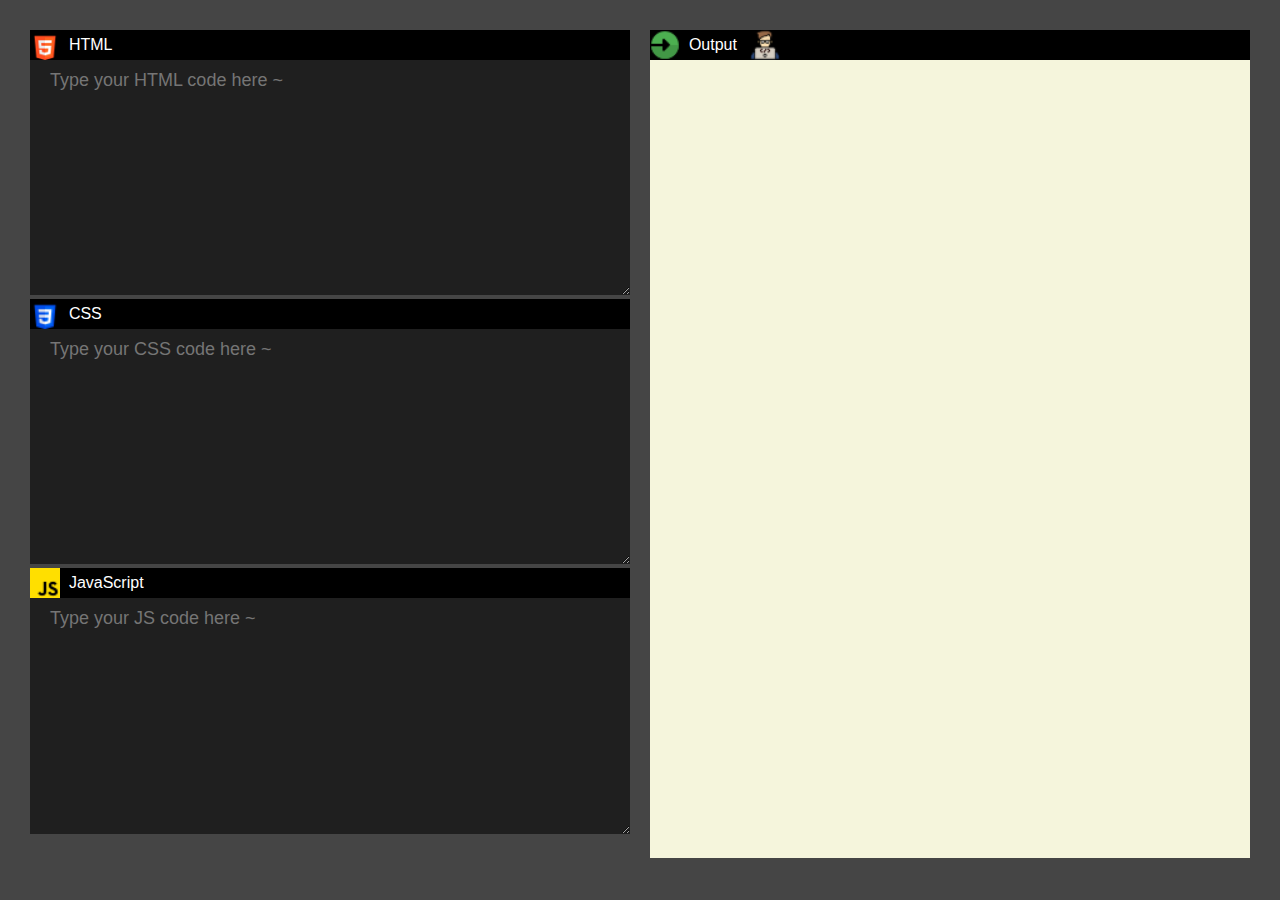
<file: Code Editor IDE/index.html>
<!DOCTYPE html>
<html lang="en">
  <head>
    <meta charset="UTF-8" />
    <meta name="viewport" content="width=device-width, initial-scale=1.0" />
    <title>Online Code Editor</title>
    <link rel="stylesheet" href="style.css" />
    <link rel="shortcut icon" href="coding.png" type="x-icon" />
  </head>
  <body>
    <div class="container">
      <div class="first">
        <label><img src="html-5 (1).png" />&nbsp;&nbsp;HTML</label>
        <textarea
          name="html"
          id="html-code"
          placeholder="Type your HTML code here ~ "
          onkeyup="run()"
        ></textarea>

        <label><img src="css-3.png" />&nbsp;&nbsp;CSS</label>
        <textarea
          name="css"
          id="css-code"
          placeholder="Type your CSS code here ~ "
          onkeyup="run()"
        ></textarea>

        <label><img src="js.png" /> &nbsp;&nbsp;JavaScript</label>
        <textarea
          name="js"
          id="js-code"
          placeholder="Type your JS code here ~ "
          onkeyup="run()"
        ></textarea>
      </div>
      <div class="second">
        <label>
          <img src="enter.png" />&nbsp;&nbsp;Output &nbsp;&nbsp;<img
            src="coding.png"
          />
        </label>
        <iframe id="output"></iframe>
      </div>
    </div>

    <script>
      function run() {
        let htmlCode = document.getElementById("html-code").value;
        let cssCode = document.getElementById("css-code").value;
        let jsCode = document.getElementById("js-code").value;
        let output = document.getElementById("output");

        output.contentDocument.body.innerHTML =
          htmlCode + "<style>" + cssCode + "</style>";
        output.contentWindow.eval(jsCode);
      }
    </script>
  </body>
</html>

<!-- HTML CODE ~
  <button id="Btn" class="red">Subscribe</button> 

      CSS CODE ~
    #Btn{
 border-radius: 12px;
margin: 200px;
}

.red {
    background-color: red;
    color: white;
    padding: 20px 40px; 
    font-size: 16px; 
}

.grey {
    background-color: grey;
    color: black;
    padding: 20px 40px; 
    font-size: 16px; 
}

#Btn:hover {
    background-color: blue;
}

    JS CODE ~

    const Btn = document.getElementById('Btn');

Btn.addEventListener('click', () => {
    if (Btn.classList.contains('red')) {

        Btn.classList.remove('red');
        Btn.classList.add('grey');
        Btn.textContent = 'Subscribed';
    }
 else {
        Btn.classList.remove('grey');
        Btn.classList.add('red');
        Btn.textContent = 'Subscribe';
    }
});

    
    -->
</file>
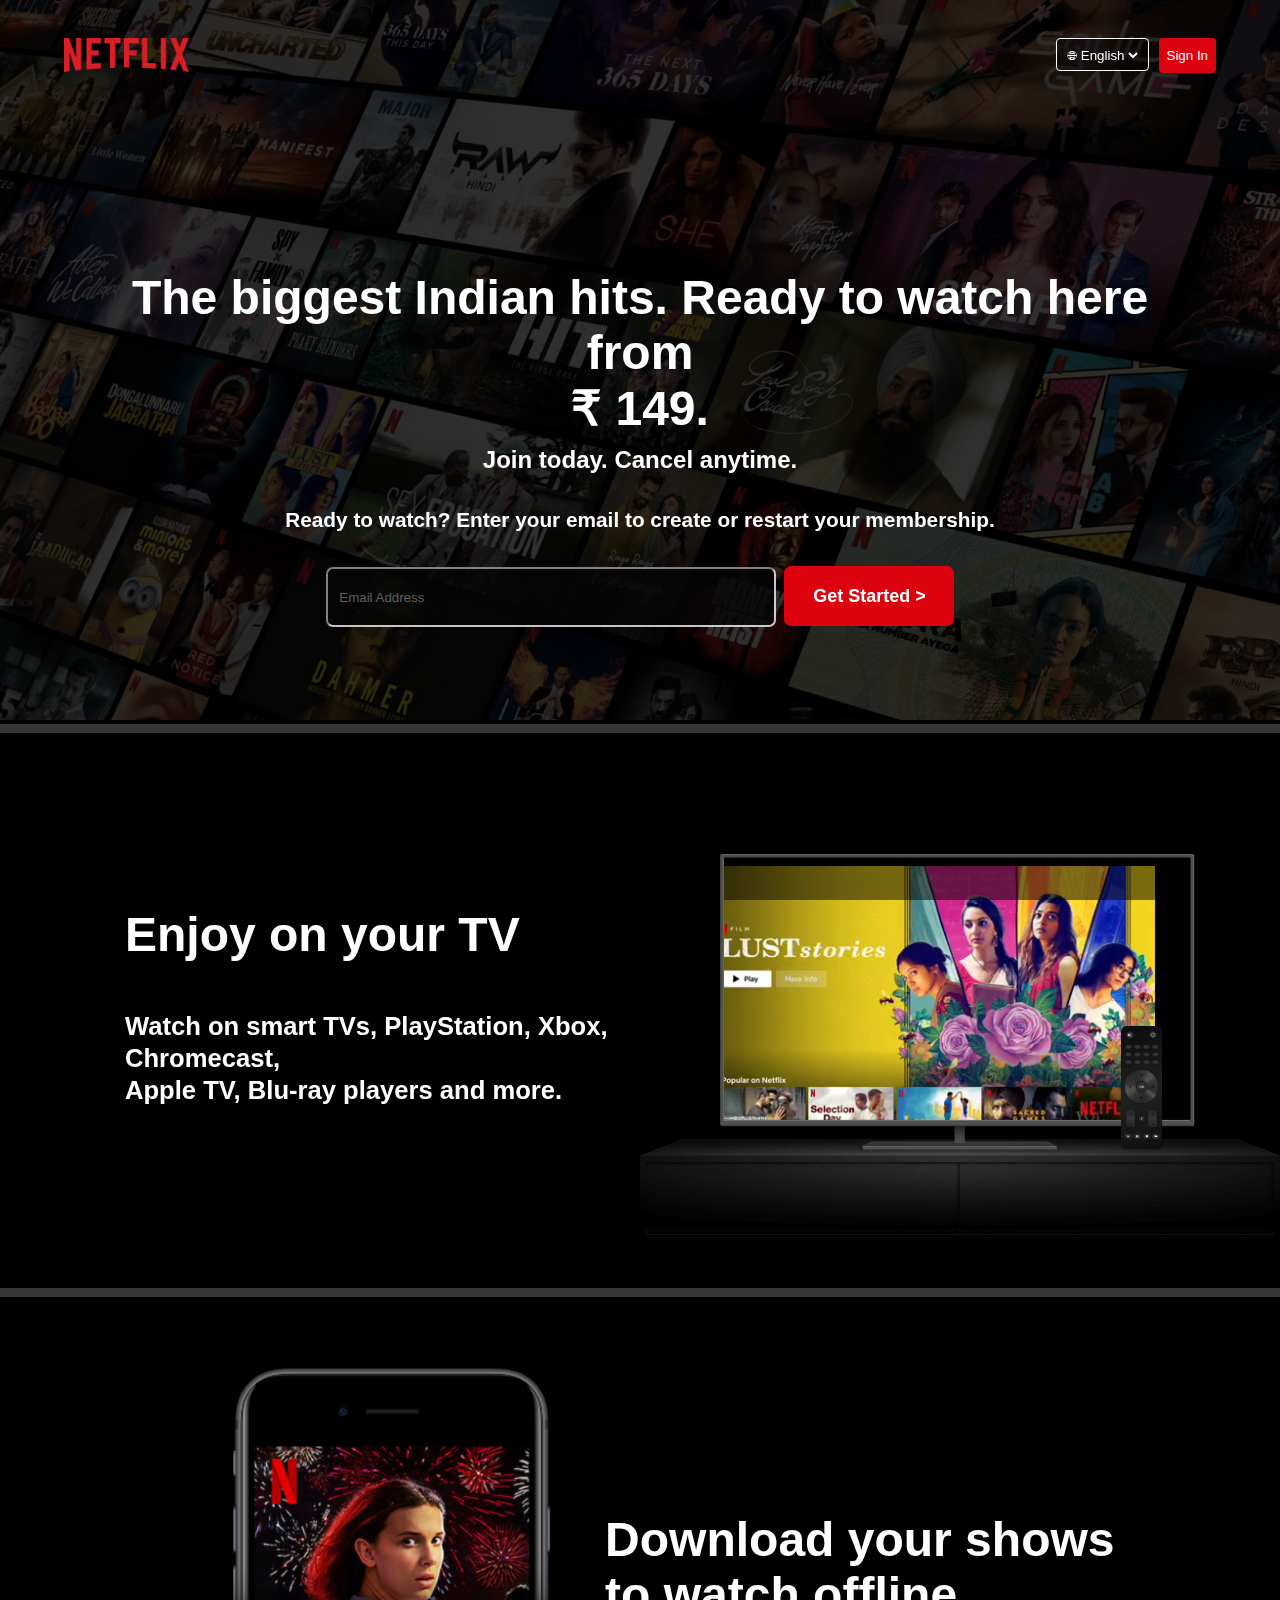
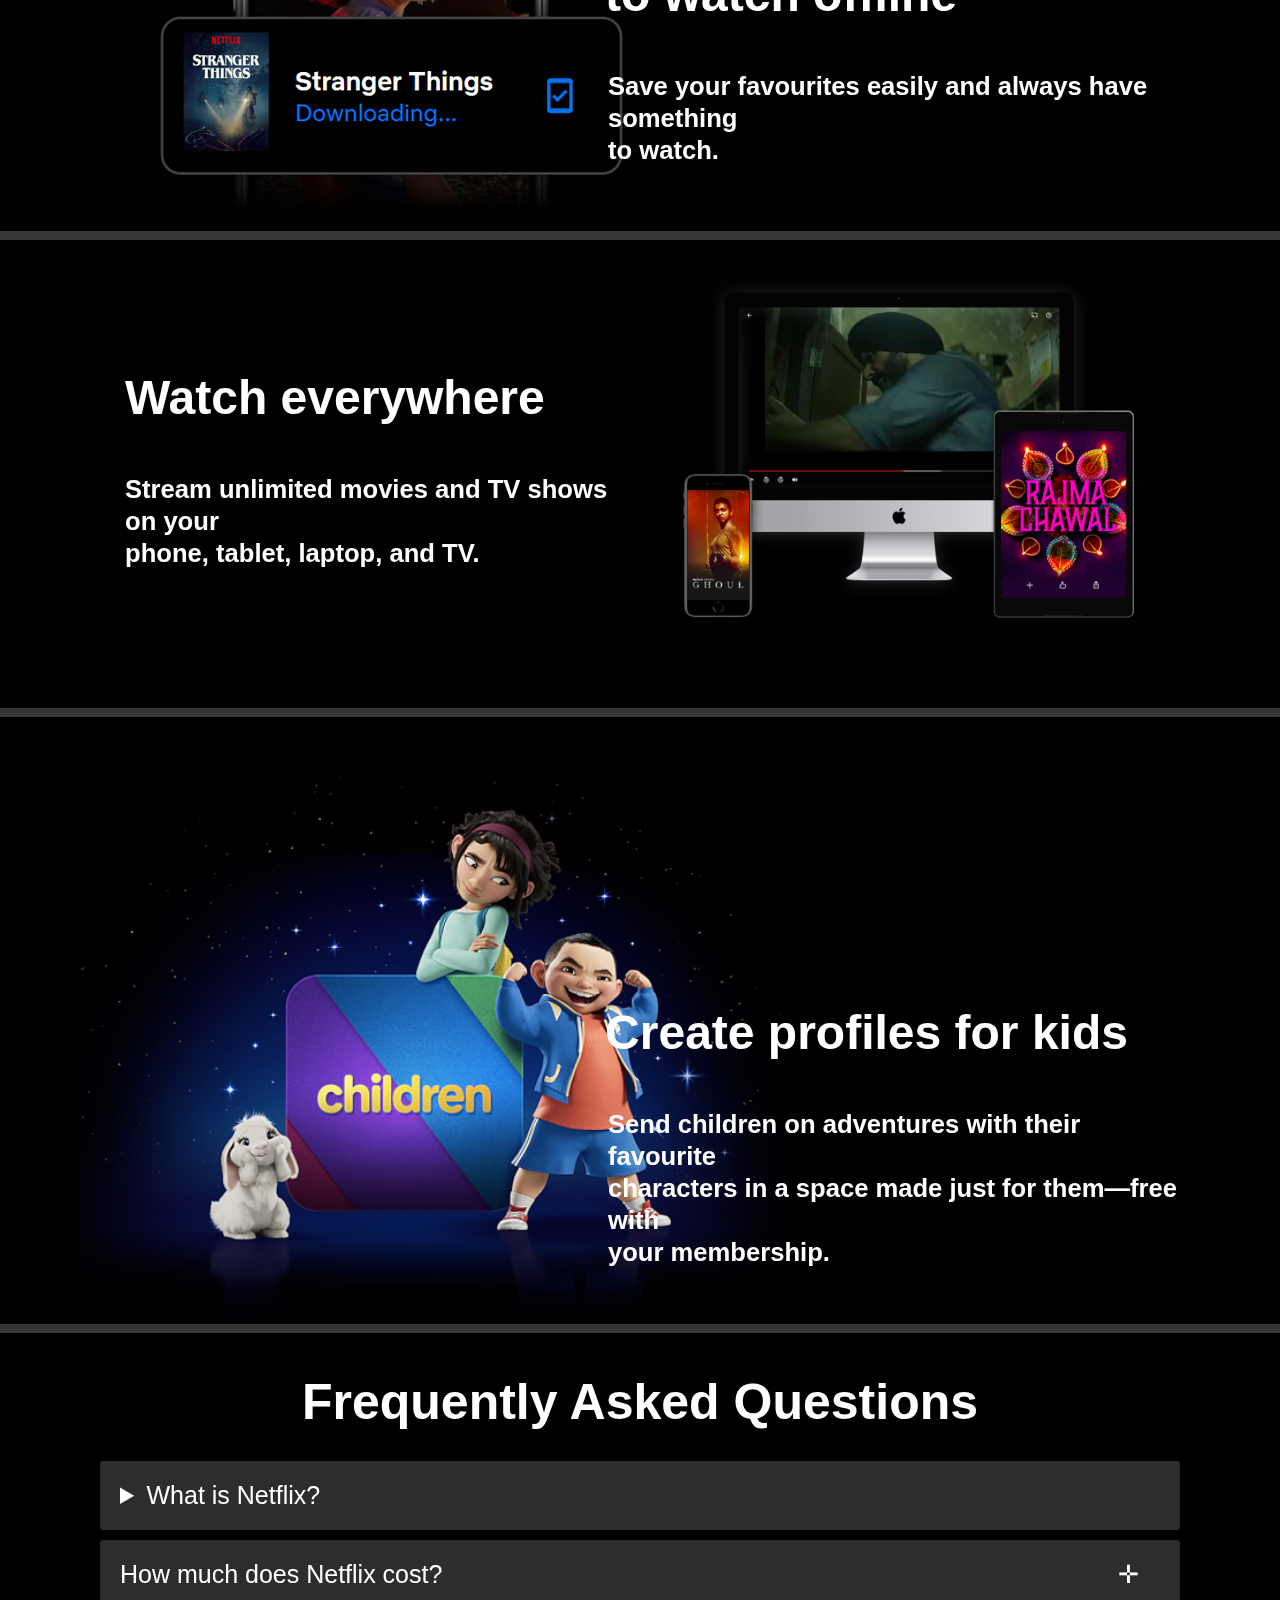
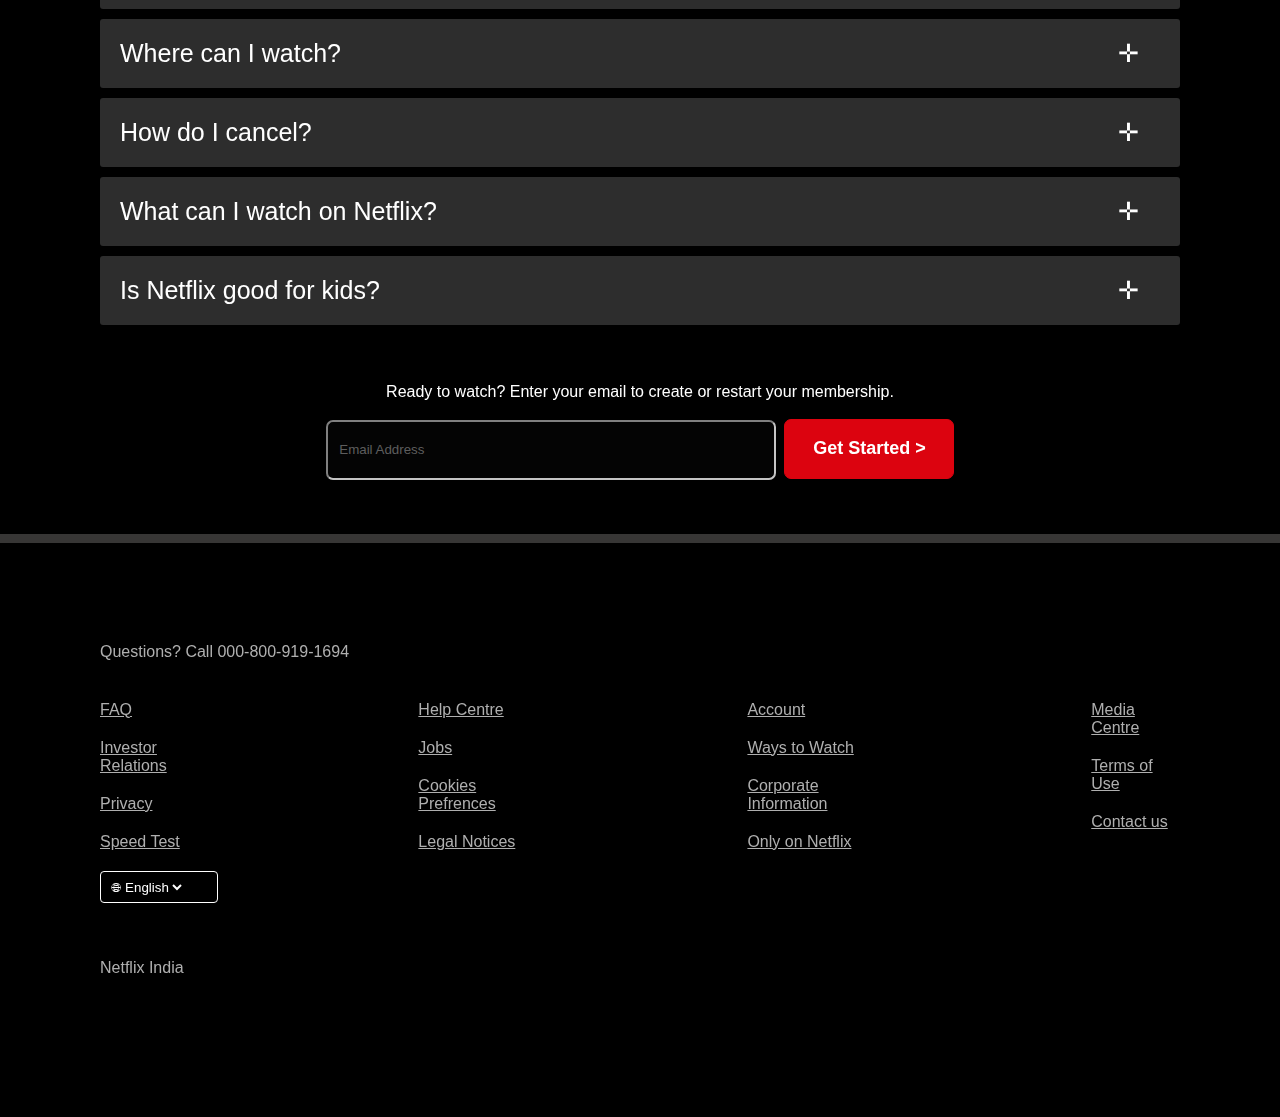
<file: Netflix Clone/index.html>
<!DOCTYPE html>
<html lang="en">
  <head>
    <meta charset="UTF-8" />
    <meta name="viewport" content="width=device-width, initial-scale=1.0" />
    <title>Netflix India- Watch TV Shows Onlne,Watch Movies Online-Clone</title>
    <link rel="stylesheet" href="style.css" />
    <link
      rel="shortcut icon"
      href="https://imgs.search.brave.com/YpUkYD8TRUy1eEIlClWy6AWhWKUeEB6QbDwMXTzXPcg/rs:fit:860:0:0/g:ce/aHR0cHM6Ly8xMDAw/bG9nb3MubmV0L3dw/LWNvbnRlbnQvdXBs/b2Fkcy8yMDE3LzA1/L05ldGZsaXgtTG9n/by0yMDA2LTUwMHgz/MzMucG5n"
    />
  </head>
  <body>
    <header>
      <nav class="navbar">
        <div class="navbarOfNetflix">
          <img src="logo.png" alt="Netflix Logo" class="logoo" />
        </div>
        <div class="navbarICONS">
          <div class="navbarITEMS"> 
            <div class="Navdropdown">
              <select name="lang" id="navLANG" class="LANGdropdown">
                <option value="English" selected>🌐︎ English</option>
                <option value="Hindi">Hindi</option>
              </select>
            </div>
          </div>
          <div class="navITEM">
            <button class="signinBUTTON">Sign In    </button>
          </div>
        </div>
      </nav>
    </header>
    
    <main>
      <section class="first">
        <div class="firstbgimgcontainer">
          <img
            src="header-image.png"
            alt="Background Image"
            class="firstbgimg"
          />
        </div>
        <div class="firstbgoverlay"></div>
        <div class="firstcard">
          <h1 class="firsttitle">
            <strong>
              The biggest Indian hits. Ready to watch here from <br />
              <center>₹ 149.</center></strong
            >
          </h1>
          <h2 class="first_subtitle">Join today. Cancel anytime.</h2>
          <p class="first_description">
            <nobr
              ><br>Ready to watch? Enter your email to create or restart your
              membership.</nobr
            ><br ><br >
            <nobr
              ><div ><input
                type="email"
                placeholder =" Email Address"
                class="email"
              />&nbsp;&nbsp;<button class="get_started" >
                <strong>Get Started ></strong>
              </button></nobr
            >
          </p>
        </div>
      </section>
      <section class="styleCards">
        <div class="firstCard">
            <div class="firstdesc">
              <h1> Enjoy on your TV <br>
              </h1>
<h3><br>Watch on smart TVs, PlayStation, Xbox, Chromecast,<br> Apple TV, Blu-ray players and more.

</h3>
            </div>
            <img src="tv.png" alt="Netflix TV">
            <video class="video-1" autoplay="" playsinline="" muted="" loop="" <source src="tv1.m4v" type="video/m4"></video>
        </div>
      <div class="secondCard">
        <div class="seconddesc" >

        <img id="id1" src="feature-2.png" alt="Netflix Mobile">
        <h1 id="id2">Download your shows <br> to watch offline</h1>
        <h3 id="id3"> <br>Save your favourites easily and always have something <br>to watch.
        
        </h3>
        </div> 


      </div>
      <div class="thirdCard">
        <div class="thirddesc">
          <h1> Watch everywhere
            <br>
          </h1>
<h3><br>Stream unlimited movies and TV shows on your <br> phone, tablet, laptop, and TV.

</h3>
        </div>
        <img src="third.png" alt="Netflix TV">
        <video class="video-3" autoplay="" playsinline="" muted="" loop="" <source src="thirdtv.m4v" type="video/m4"></video>
    </div>
    <div class="fourthCard">
      <div class="fourthdesc">

      <img src="feature-4.png" alt="Netflix Ad" id="th">
      <h1 id="thh">Create profiles for kids <br>
      </h1>
      <h3 id="thhh"> <br>Send children on adventures with their favourite <br>characters in a space made just for them—free with <br>your membership.
      </h3>
      </div>
    </div>
      </section>
<section id="faq-container">
  <h1 ><center>Frequently Asked Questions</center></h1>
      <div class="faq">
        <details>
<summary>What is Netflix?</summary>
<p> <br> Netflix is a streaming service that offers a wide variety of award-winning TV shows, movies, anime, documentaries and more – on thousands of internet-connected devices. <br><br>
  You can watch as much as you want, whenever you want, without a single ad – all for one low monthly price. There's always something new to discover, and new TV shows and movies are added every week!<br></p>

</details></div>
<div class="faq">
<p>How much does Netflix cost? </p>
<span class="material-icons">✛ &nbsp;&nbsp;</span>
</div>
<div class="faq">
<p>Where can I watch? </p>
<span class="material-icons">✛ &nbsp;&nbsp;</span>
</div>
<div class="faq">
<p>How do I cancel?</p>
<span class="material-icons">✛ &nbsp;&nbsp;</span>
</div>
<div class="faq">
<p>What can I watch on Netflix?</p>
<span class="material-icons">✛ &nbsp;&nbsp;</span>
</div>
<div class="faq">
  <p>Is Netflix good for kids?</p>
  <span class="material-icons">✛ &nbsp;&nbsp;</span>
  </div>
    </section>

    <p class="first_description">
      <center>
      <nobr
        ><br>Ready to watch? Enter your email to create or restart your
        membership.</nobr
      ><br ><br >
      <nobr
        ><div ><input
          type="email"
          placeholder =" Email Address"
          class="email"
        />&nbsp;&nbsp;<button class="get_started" >
          <strong>Get Started ></strong>
        </button></nobr
      ><br><br><br><br></center>
    </p>
  </div>
    </main>
    <footer class="footer-Container">
     <p>Questions? Call 000-800-919-1694</p>
     <div class="links-container">
      <div class="links-item">
        <a href="#faq-container">FAQ</a>

        <a href="#">Investor Relations
        </a>
        
        <a href="#">Privacy</a>
        
        <a href="#">Speed Test</a>
        <div class="Navdropdown">
          <select name="lang" id="navLANG" class="LANGdropdown">
            <option value="English" selected>🌐︎ English</option>
            <option value="Hindi">Hindi</option>
          </select>
          
       
     </div> 
     <p style="color: #AFAFAF;"><br><br>Netflix India</p>

        </div>
        <div class="links-item">
          <a href="#">Help Centre</a>
          <a href="#">Jobs
          </a>
          <a href="#">Cookies Prefrences</a>
        
          <a href="#">Legal Notices
          </a>
      </div>
      <div class="links-item">
        
        <a href="#">Account
        </a>
        
        <a href="#">Ways to Watch
        </a>
        <a href="#">Corporate Information</a>
        <a href="#">Only on Netflix
        </a>
       
     </div> 
      <div class="links-item">
        
        <a href="#">Media Centre
        </a>
        
        <a href="#">Terms of Use
        </a>
        <a href="#">Contact us</a>
      </div>

     
    </footer>
 

   
  </body>
</html>
</file>
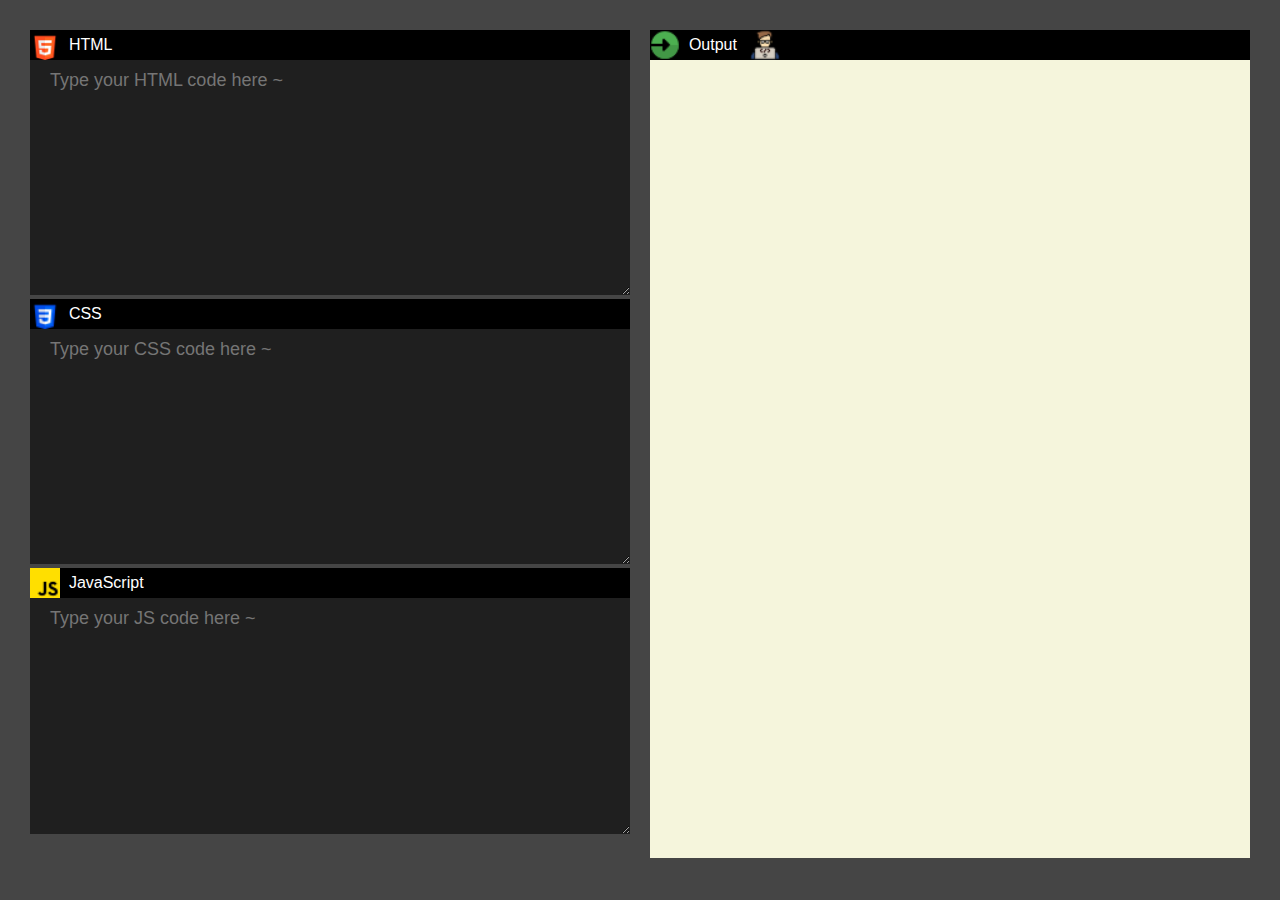
<file: pranay.freewebhostmost.com/Cindex.html>
<!DOCTYPE html>
<html lang="en">
  <head>
    <meta charset="UTF-8" />
    <meta name="viewport" content="width=device-width, initial-scale=1.0" />
    <title>Online Code Editor</title>
    <link rel="stylesheet" href="Cstyle.css" />
    <link rel="shortcut icon" href="coding.png" type="x-icon" />
  </head>
  <body>
    <div class="container">
      <div class="first">
        <label><img src="html-5 (1).png" />&nbsp;&nbsp;HTML</label>
        <textarea
          name="html"
          id="html-code"
          placeholder="Type your HTML code here ~ "
          onkeyup="run()"
        ></textarea>

        <label><img src="css-3.png" />&nbsp;&nbsp;CSS</label>
        <textarea
          name="css"
          id="css-code"
          placeholder="Type your CSS code here ~ "
          onkeyup="run()"
        ></textarea>

        <label><img src="js.png" /> &nbsp;&nbsp;JavaScript</label>
        <textarea
          name="js"
          id="js-code"
          placeholder="Type your JS code here ~ "
          onkeyup="run()"
        ></textarea>
      </div>
      <div class="second">
        <label>
          <img src="enter.png" />&nbsp;&nbsp;Output &nbsp;&nbsp;<img
            src="coding.png"
          />
        </label>
        <iframe id="output"></iframe>
      </div>
    </div>

    <script>
      function run() {
        let htmlCode = document.getElementById("html-code").value;
        let cssCode = document.getElementById("css-code").value;
        let jsCode = document.getElementById("js-code").value;
        let output = document.getElementById("output");

        output.contentDocument.body.innerHTML =
          htmlCode + "<style>" + cssCode + "</style>";
        output.contentWindow.eval(jsCode);
      }
    </script>
  </body>
</html>

<!-- HTML CODE ~
  <button id="Btn" class="red">Subscribe</button> 

      CSS CODE ~
    #Btn{
 border-radius: 12px;
margin: 200px;
}

.red {
    background-color: red;
    color: white;
    padding: 20px 40px; 
    font-size: 16px; 
}

.grey {
    background-color: grey;
    color: black;
    padding: 20px 40px; 
    font-size: 16px; 
}

#Btn:hover {
    background-color: blue;
}

    JS CODE ~

    const Btn = document.getElementById('Btn');

Btn.addEventListener('click', () => {
    if (Btn.classList.contains('red')) {

        Btn.classList.remove('red');
        Btn.classList.add('grey');
        Btn.textContent = 'Subscribed';
    }
 else {
        Btn.classList.remove('grey');
        Btn.classList.add('red');
        Btn.textContent = 'Subscribe';
    }
});

    
    -->
</file>
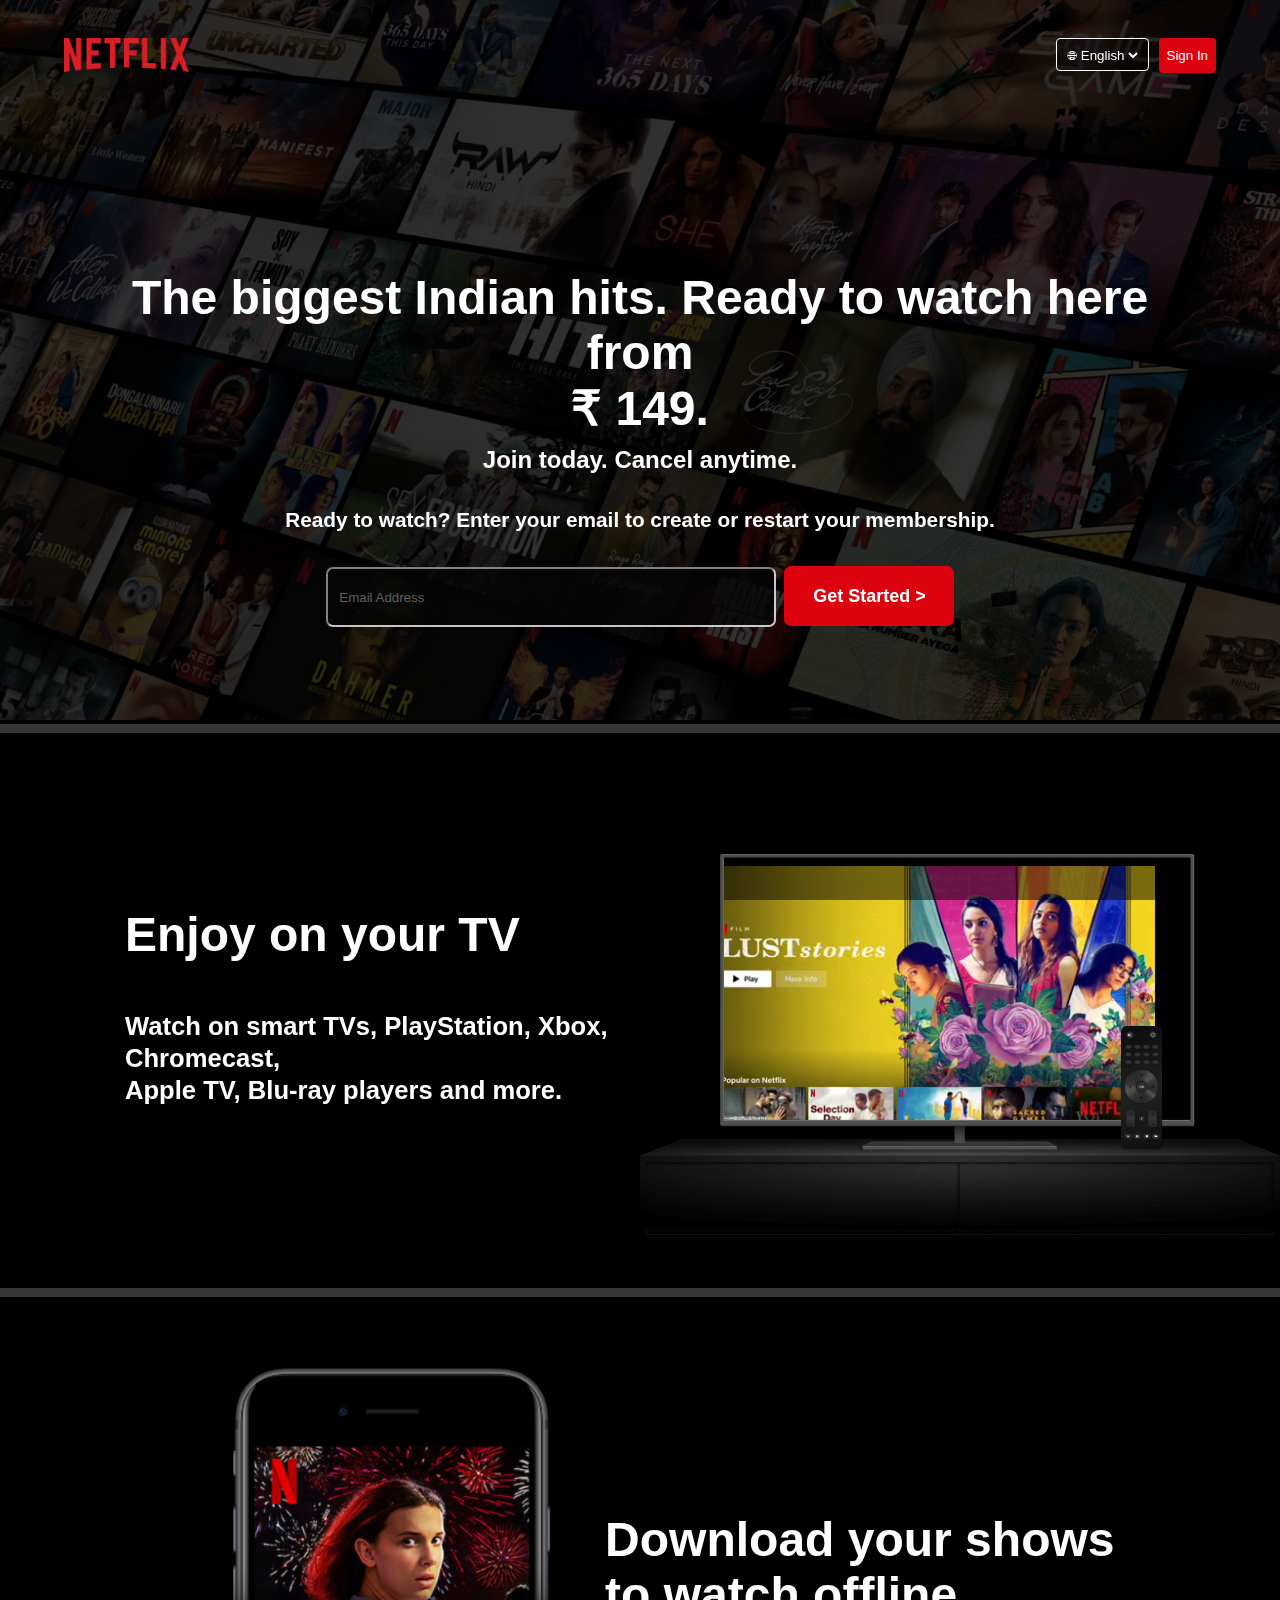
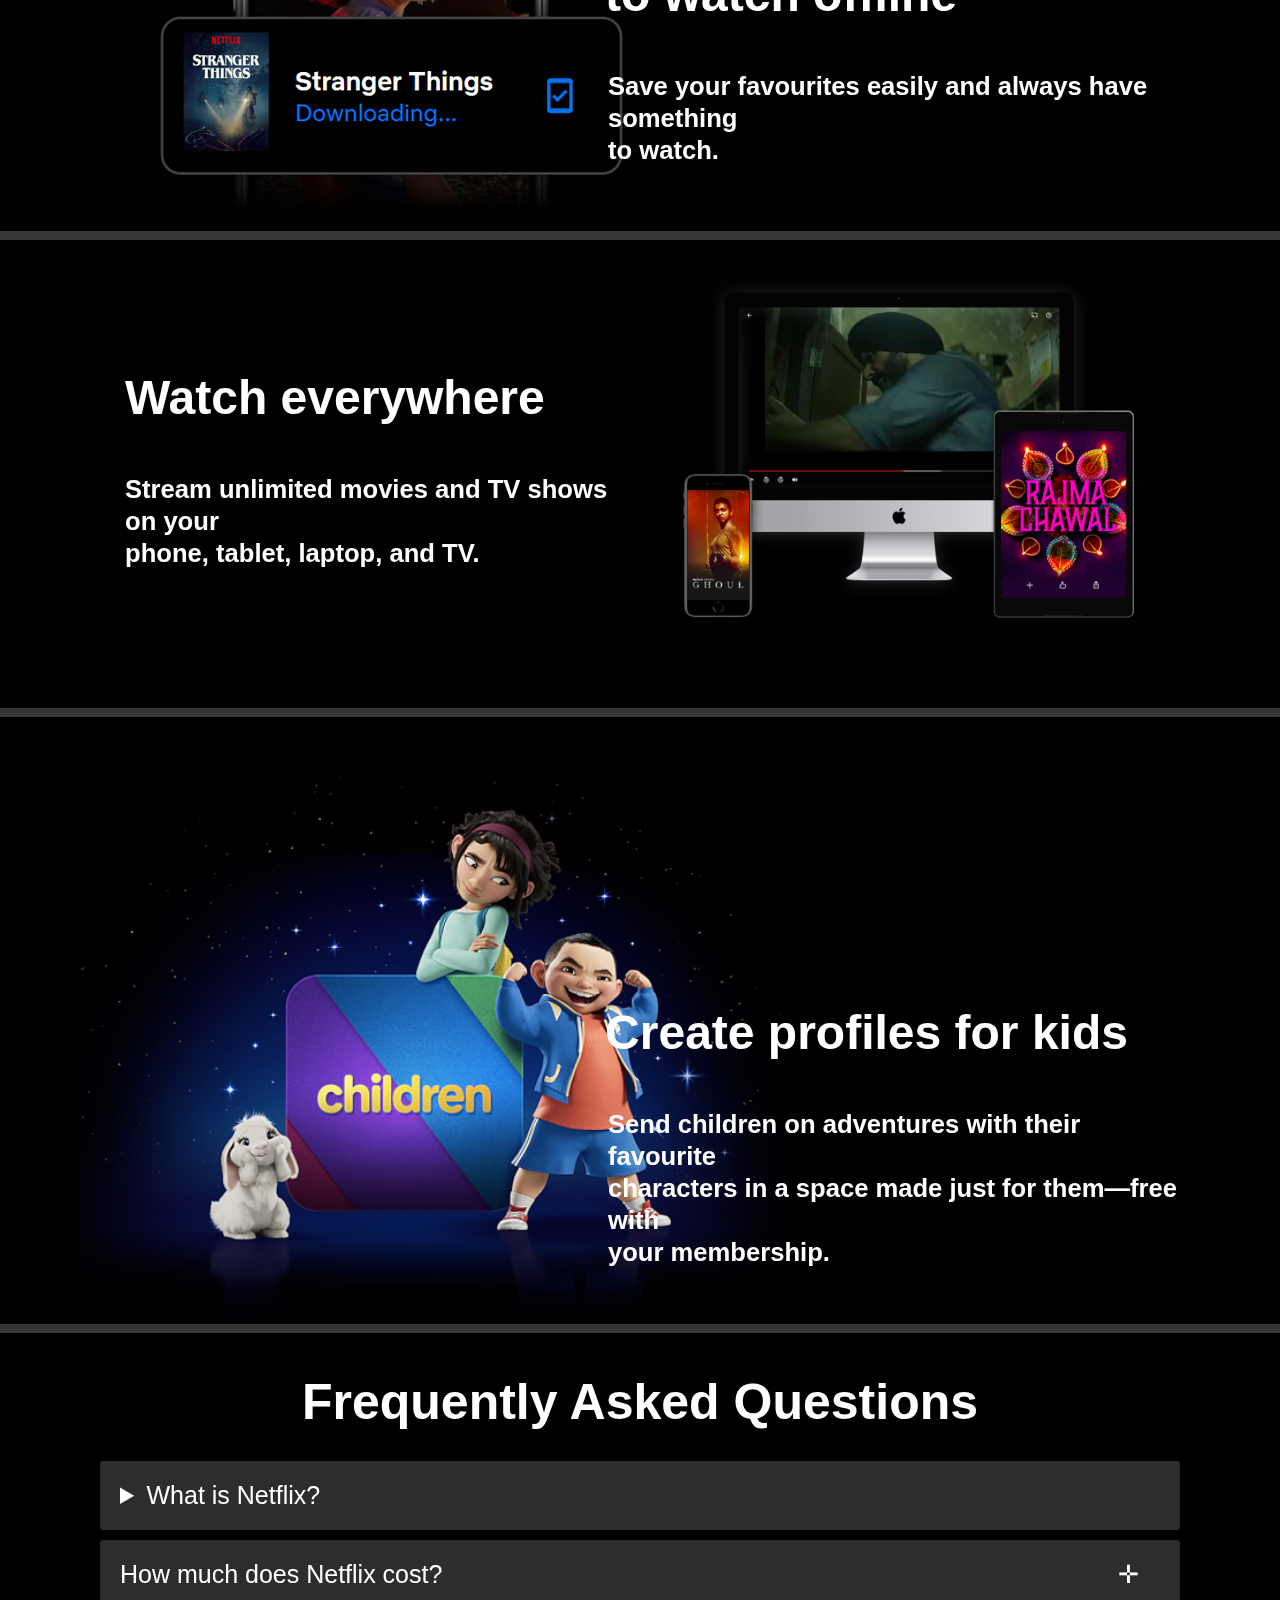
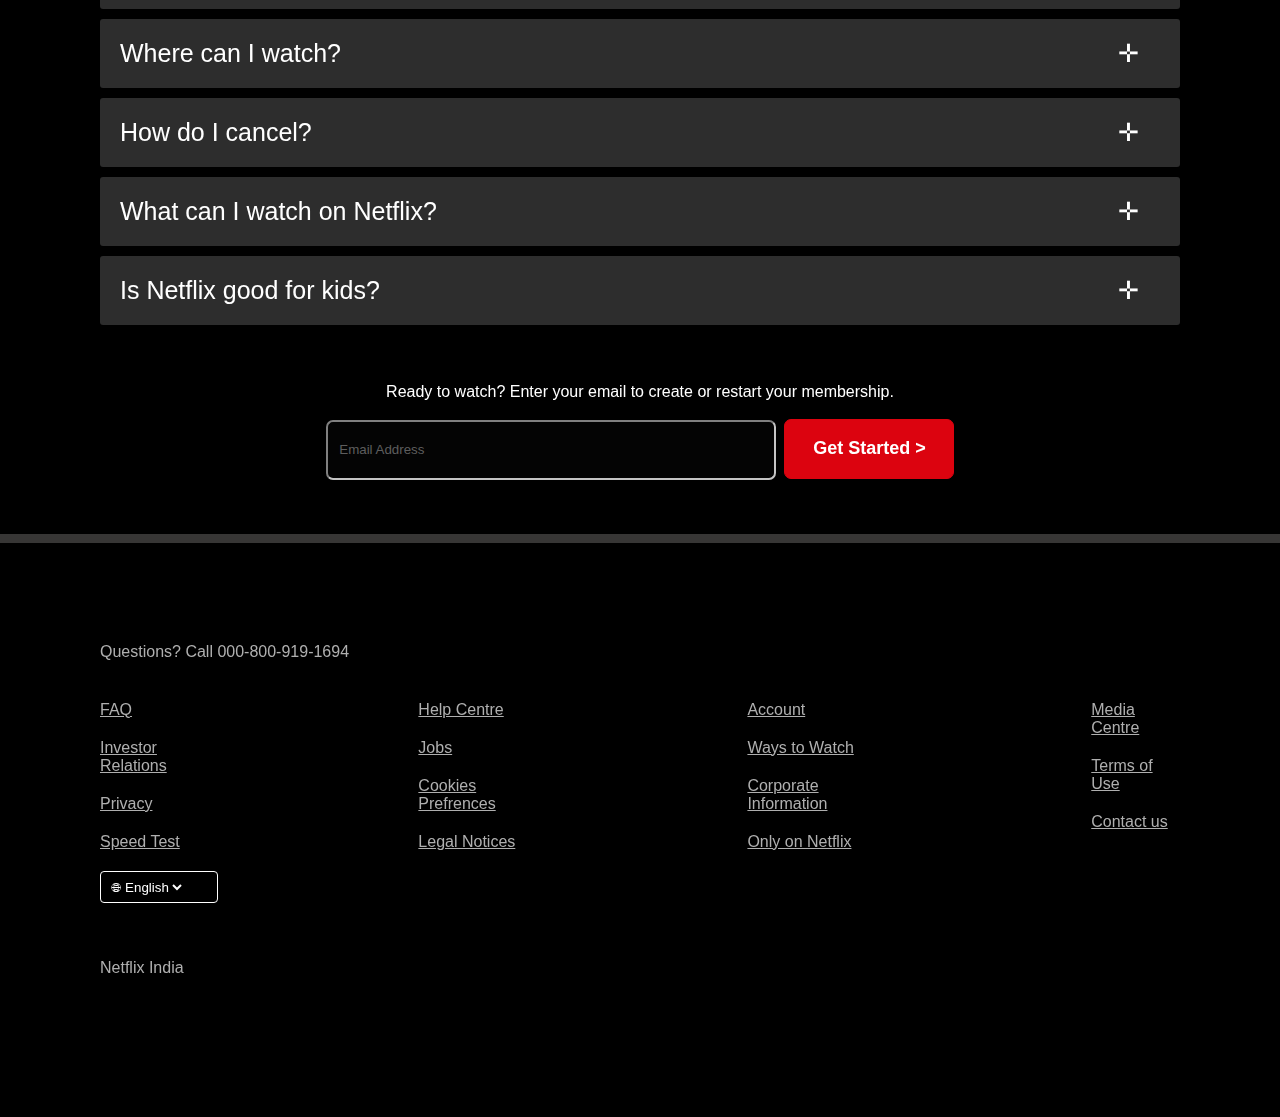
<file: pranay.freewebhostmost.com/Nindex.html>
<!DOCTYPE html>
<html lang="en">
  <head>
    <meta charset="UTF-8" />
    <meta name="viewport" content="width=device-width, initial-scale=1.0" />
    <title>Netflix India- Watch TV Shows Onlne,Watch Movies Online-Clone</title>
    <link rel="stylesheet" href="Nstyle.css" />
    <link
      rel="shortcut icon"
      href="https://imgs.search.brave.com/YpUkYD8TRUy1eEIlClWy6AWhWKUeEB6QbDwMXTzXPcg/rs:fit:860:0:0/g:ce/aHR0cHM6Ly8xMDAw/bG9nb3MubmV0L3dw/LWNvbnRlbnQvdXBs/b2Fkcy8yMDE3LzA1/L05ldGZsaXgtTG9n/by0yMDA2LTUwMHgz/MzMucG5n"
    />
  </head>
  <body>
    <header>
      <nav class="navbar">
        <div class="navbarOfNetflix">
          <img src="logo.png" alt="Netflix Logo" class="logoo" />
        </div>
        <div class="navbarICONS">
          <div class="navbarITEMS"> 
            <div class="Navdropdown">
              <select name="lang" id="navLANG" class="LANGdropdown">
                <option value="English" selected>🌐︎ English</option>
                <option value="Hindi">Hindi</option>
              </select>
            </div>
          </div>
          <div class="navITEM">
            <button class="signinBUTTON">Sign In    </button>
          </div>
        </div>
      </nav>
    </header>
    
    <main>
      <section class="first">
        <div class="firstbgimgcontainer">
          <img
            src="header-image.png"
            alt="Background Image"
            class="firstbgimg"
          />
        </div>
        <div class="firstbgoverlay"></div>
        <div class="firstcard">
          <h1 class="firsttitle">
            <strong>
              The biggest Indian hits. Ready to watch here from <br />
              <center>₹ 149.</center></strong
            >
          </h1>
          <h2 class="first_subtitle">Join today. Cancel anytime.</h2>
          <p class="first_description">
            <nobr
              ><br>Ready to watch? Enter your email to create or restart your
              membership.</nobr
            ><br ><br >
            <nobr
              ><div ><input
                type="email"
                placeholder =" Email Address"
                class="email"
              />&nbsp;&nbsp;<button class="get_started" >
                <strong>Get Started ></strong>
              </button></nobr
            >
          </p>
        </div>
      </section>
      <section class="styleCards">
        <div class="firstCard">
            <div class="firstdesc">
              <h1> Enjoy on your TV <br>
              </h1>
<h3><br>Watch on smart TVs, PlayStation, Xbox, Chromecast,<br> Apple TV, Blu-ray players and more.

</h3>
            </div>
            <img src="tv.png" alt="Netflix TV">
            <video class="video-1" autoplay="" playsinline="" muted="" loop="" <source src="tv1.m4v" type="video/m4"></video>
        </div>
      <div class="secondCard">
        <div class="seconddesc" >

        <img id="id1" src="feature-2.png" alt="Netflix Mobile">
        <h1 id="id2">Download your shows <br> to watch offline</h1>
        <h3 id="id3"> <br>Save your favourites easily and always have something <br>to watch.
        
        </h3>
        </div> 


      </div>
      <div class="thirdCard">
        <div class="thirddesc">
          <h1> Watch everywhere
            <br>
          </h1>
<h3><br>Stream unlimited movies and TV shows on your <br> phone, tablet, laptop, and TV.

</h3>
        </div>
        <img src="third.png" alt="Netflix TV">
        <video class="video-3" autoplay="" playsinline="" muted="" loop="" <source src="thirdtv.m4v" type="video/m4"></video>
    </div>
    <div class="fourthCard">
      <div class="fourthdesc">

      <img src="feature-4.png" alt="Netflix Ad" id="th">
      <h1 id="thh">Create profiles for kids <br>
      </h1>
      <h3 id="thhh"> <br>Send children on adventures with their favourite <br>characters in a space made just for them—free with <br>your membership.
      </h3>
      </div>
    </div>
      </section>
<section id="faq-container">
  <h1 ><center>Frequently Asked Questions</center></h1>
      <div class="faq">
        <details>
<summary>What is Netflix?</summary>
<p> <br> Netflix is a streaming service that offers a wide variety of award-winning TV shows, movies, anime, documentaries and more – on thousands of internet-connected devices. <br><br>
  You can watch as much as you want, whenever you want, without a single ad – all for one low monthly price. There's always something new to discover, and new TV shows and movies are added every week!<br></p>

</details></div>
<div class="faq">
<p>How much does Netflix cost? </p>
<span class="material-icons">✛ &nbsp;&nbsp;</span>
</div>
<div class="faq">
<p>Where can I watch? </p>
<span class="material-icons">✛ &nbsp;&nbsp;</span>
</div>
<div class="faq">
<p>How do I cancel?</p>
<span class="material-icons">✛ &nbsp;&nbsp;</span>
</div>
<div class="faq">
<p>What can I watch on Netflix?</p>
<span class="material-icons">✛ &nbsp;&nbsp;</span>
</div>
<div class="faq">
  <p>Is Netflix good for kids?</p>
  <span class="material-icons">✛ &nbsp;&nbsp;</span>
  </div>
    </section>

    <p class="first_description">
      <center>
      <nobr
        ><br>Ready to watch? Enter your email to create or restart your
        membership.</nobr
      ><br ><br >
      <nobr
        ><div ><input
          type="email"
          placeholder =" Email Address"
          class="email"
        />&nbsp;&nbsp;<button class="get_started" >
          <strong>Get Started ></strong>
        </button></nobr
      ><br><br><br><br></center>
    </p>
  </div>
    </main>
    <footer class="footer-Container">
     <p>Questions? Call 000-800-919-1694</p>
     <div class="links-container">
      <div class="links-item">
        <a href="#faq-container">FAQ</a>

        <a href="#">Investor Relations
        </a>
        
        <a href="#">Privacy</a>
        
        <a href="#">Speed Test</a>
        <div class="Navdropdown">
          <select name="lang" id="navLANG" class="LANGdropdown">
            <option value="English" selected>🌐︎ English</option>
            <option value="Hindi">Hindi</option>
          </select>
          
       
     </div> 
     <p style="color: #AFAFAF;"><br><br>Netflix India</p>

        </div>
        <div class="links-item">
          <a href="#">Help Centre</a>
          <a href="#">Jobs
          </a>
          <a href="#">Cookies Prefrences</a>
        
          <a href="#">Legal Notices
          </a>
      </div>
      <div class="links-item">
        
        <a href="#">Account
        </a>
        
        <a href="#">Ways to Watch
        </a>
        <a href="#">Corporate Information</a>
        <a href="#">Only on Netflix
        </a>
       
     </div> 
      <div class="links-item">
        
        <a href="#">Media Centre
        </a>
        
        <a href="#">Terms of Use
        </a>
        <a href="#">Contact us</a>
      </div>

     
    </footer>
 

   
  </body>
</html>
</file>
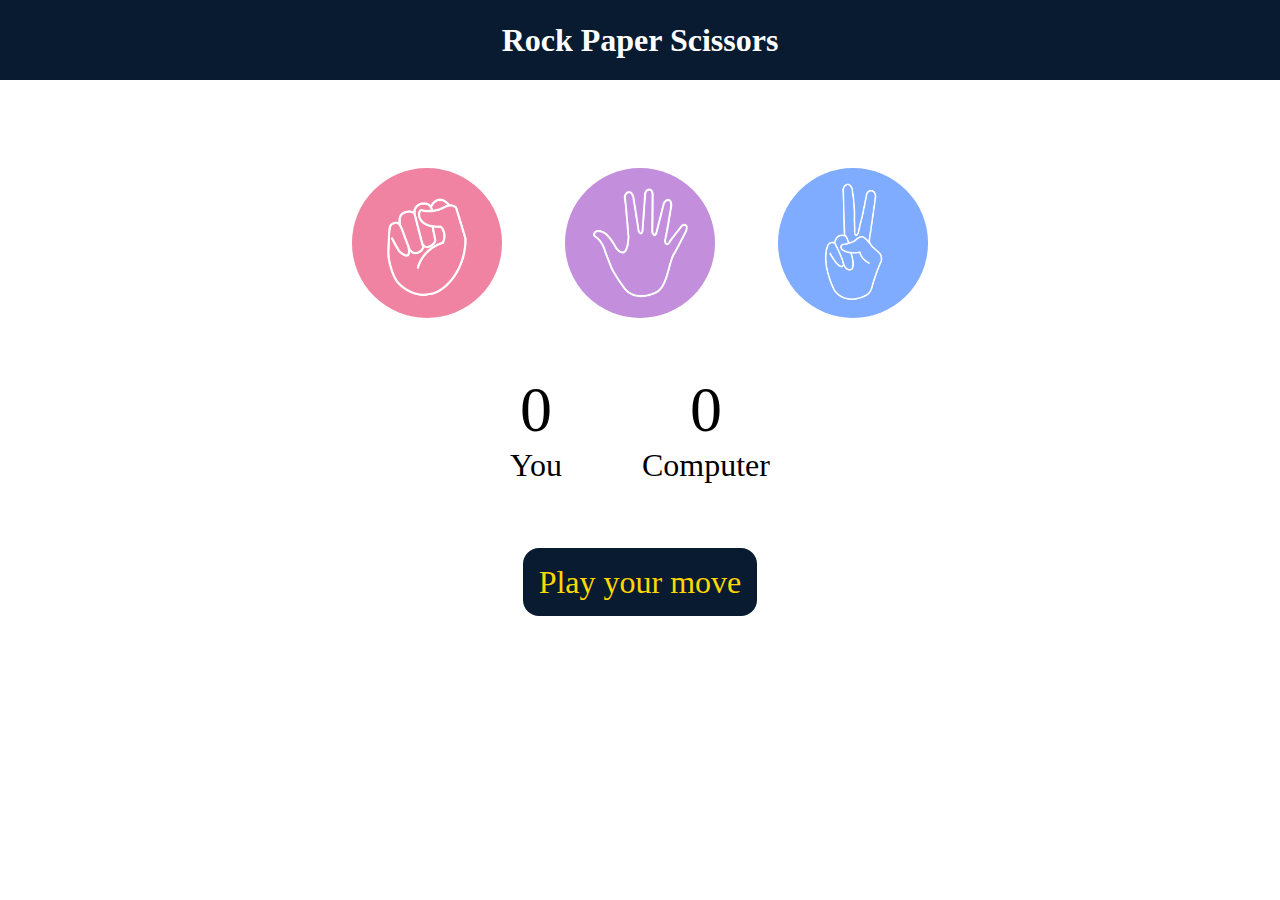
<file: rock paper scissor/gindex.html>
<!DOCTYPE html>
<html lang="en">
  <head>
    <meta charset="UTF-8" />
    <meta name="viewport" content="width=device-width, initial-scale=1.0" />
    <link rel="stylesheet" href="gstyle.css" />
    <title>Rock Paper Scissor Game</title>
  </head>
  <body>
    <h1>Rock Paper Scissors</h1>
    <div class="choices">
      <div id="rock" class="select">
        <img src="rock.png" alt="rock-img" />
      </div>
      <div id="paper" class="select">
        <img src="paper.png" alt="rock-img" />
      </div>
      <div id="scissors" class="select">
        <img src="scissors.png" alt="scissors-img" />
      </div>
    </div>

    <div class="score-board">
      <div class="score">
        <p id="user-score">0</p>
        <p>You</p>
      </div>
      <div class="score">
        <p id="comp-score">0</p>
        <p>Computer</p>
      </div>
    </div>

    <div class="msg-container">
      <p id="msg">Play your move</p>
    </div>
    <script src="gscript.js"></script>
  </body>
</html>
</file>
<file: Code Editor IDE/style.css>
*{
  margin: 0;
  padding: 0;
  font-family: 'Poppins', sans-serif;
  box-sizing: border-box;
}

body{
  background: #454545;
  color: #fff;
  background-image: url(https://img.freepik.com/free-vector/realistic-paper-style-abstract-ornamental-background_79603-2436.jpg?size=626&ext=jpg&ga=GA1.1.339649930.1696791755&semt=ais);
   /* background-size: cover;
  background-repeat: no-repeat;  */
} 

.container{
  width: 100%;
  height: 100vh;
  display: flex;
  padding: 20px;
}

.first,.second{
  flex-basis: 50%;
  padding: 10px;
}
img{
  height: 30px;
}

textarea{
  width: 100%;
  height: 28%;
  background: #1f1f1f;
  color: #fff;
  padding: 10px 20px;
  border: 0;
  outline: 0;
  font-size: 18px;
}

iframe{
  width: 100%;
  height: 95%;
  background: beige;
  border: 0;
  outline: 0;
}

label i{
  margin-right: 10px;
  margin-left: 10px;  
}

label{
  display: flex;
  align-items: center;
  background: #000;
  height: 30px;
}
</file>
<file: Netflix Clone/style.css>
*{
  margin: 0;
  padding: 0;
  font-family: 'Poppins',sans-serif;
  box-sizing: border-box;
}

body{
  background-color: black;
  color: white;
}
.navbar{
  position: absolute;
  top: 0;
  width: 100%;
  display: flex;
  justify-content: space-between;
  padding: 3% 5%;
  z-index: 10;
}

.navbarOfNetflix{
  width: 125px;
  height: 100%;
}

.navbarICONS{
  display: flex;
  gap: 10px;
}

.logoo{
  width: 100%;
  height: 100%;
}

.LANGdropdown{
  background: transparent;
  border: white;
  color: white;
}

.Navdropdown{
  border: 1px solid white;
  padding: 0.4rem;
  border-radius: 4px;
  background-color: rgba(0, 0, 0, 0.4);
}

.signinBUTTON{
  padding: 0.25rem 0.5rem;
  color: white;
  border: #dc030f;
  background-color: #dc030f ;
  border-radius: 4px;
  height: 35px;
}

.firstbgimgcontainer{
  width: 100%;
  height: 100%;
}

.firstbgimg{
  width: 100%;
  height: 100%;
  object-fit: cover;
  opacity: 0.5;
  
}

.firstbgoverlay{
  position: absolute;
  inset: 0;
  width: 100%;
  height: 100%;
  background: rgba(0, 0, 0, 0.5);
}

.firstcard{
  position: absolute;
  top: 30%;
  left: 10%;
  right: 10%;
  text-align: center;
  display: flex;
  flex-direction: column;
  gap: 10px;
}

.firsttitle{
  font-family:  Arial Bold ,Netflix Sans,Helvetica Neue,Segoe UI,Roboto,Ubuntu,sans-serif;
  font-weight: 900;
  font-size: 3rem;
}

.first_sutitle,.first_description{
  font-weight: 700;
  font-size: 1.3rem;
}

.email{
  width: 450px;
  height: 60px;
  color: black;
  padding: 0.25rem 0.5rem;
  border-radius: 7px;
  border-color: whitesmoke;
    background-color:  rgb(5, 5, 5);
    opacity: 0.8;
  
}

.get_started{
  font-size: large;
  width: 170px;
  height: 60px;
  background-color: #dc030f;
  border:1px solid #dc030f;
  border-radius: 7px;
  color: white;
}

/* .firstCard,
.secondCard,
.thirdCard,
.fourthCard{
  border-top: 8px ;
  border-color: rgb(69, 69, 69);
  padding: 50px;
} */

.firstCard{
  position: relative;
  display: inline-grid;
  padding: 25px 45px 50px;
  /* border-color: rgb(69, 69, 69); */
  /* border-top: 8px ; */

  grid-template-columns: 50% 40%;
  text-align: left;
  align-items: center;
}

.firstdesc{
  padding-left: 80px;
  font-size: 28px;
}

.firstCard video{
  position: relative;
  width: 100%;
  height: 55%;
  grid-column: 2/2;
  grid-row: 1/2;
  z-index: -1;
  left: 09%;
}

.firstCard img{
  grid-column: 2/2;
  grid-row: 1/2;
}

.styleCards h1{
    font-size: 3rem;
    padding: 1rem;
    padding-left: 0;
}

.styleCards h3{
    font-size: 1.6rem;
    line-height: 2rem;
    
}

.secondCard{
  /* position: relative; */
  display: inline-flex;
  flex: auto;
  
  width: 100%;
  /* margin-bottom: 9%; */
  

 
  /* padding: 25px 45px 50px;
  grid-template-columns: 40% 50%;
  text-align: right;
  align-items: center; */
}

.seconddesc{
   display: inline;
  font-size: 28px;
  padding-left: 25%;
  margin-top: 50px ;
  width: 100%;
  
  

}
#id1{
  margin-left: -25%;

}
#id2{ 
  top: 10px;
  padding-top: 2%;
  /* text-align: right;  */
  margin-top: -35.5%;
  margin-left: 29.7%;
bottom: 50%;
 
}
#id3{
  padding-right: 10%;
  margin-left: 30%;
 
}

.thirdCard{
  position: relative;
  display: inline-grid;
  padding: 25px 45px 50px;
  grid-template-columns: 50% 40%;
  text-align: left;
  align-items: center;
}

.thirddesc{
  padding-left: 80px;
  padding-right: 20px;
  font-size: 28px;
  font-size: 28px;

}

.thirdCard img{
  width: 110%;
  grid-column: 2/2;
  grid-row: 1/2;
}

.thirdCard video{
  position: relative;
  top: -87px;
  left: 125px;
  width: 65%;
  height: 78%;
  grid-column: 2/2;
  grid-row: 1/2;
  z-index: -1;
  
}

.firstCard,.secondCard,.thirdCard,.fourthCard,#faq-container,footer{
  border-top: 9px solid #535251a8;
  right: 0%;
  
}


.fourthCard{
  /* position: relative; */
  display: inline-flex;
  flex: auto;
  
  width: 100%;
  /* margin-bottom: 9%; */
  

 
  /* padding: 25px 45px 50px;
  grid-template-columns: 40% 50%;
  text-align: right;
  align-items: center; */
}

.fourthdesc{
   display: inline;
  font-size: 28px;
  padding-left: 25%;
  margin-top: 50px ;
  width: 100%;
  
  

}
#th{
  margin-left: -25%;

}
#thh{ 
  top: 10px;
  padding-top: 2%;
  /* text-align: right;  */
  margin-top: -35.5%;
  margin-left: 29.7%;
bottom: 50%;
 
}
#thhh{
  padding-right: 10%;
  margin-left: 30%;
 
}

#faq-container{
  display: flex;
  align-self: center;
  padding: 40px 100px;
  flex-direction: column;
  gap: 10px;
}

#faq-container > h1 {
    font-size: 50px;
    margin-bottom: 20px;

}

.faq{
  
  display: flex;
  justify-content: space-between;
  align-self: stretch;
  padding: 20px;
  border-radius: 3px;
  background-color: #2D2D2D ;
  transition-duration: 0.5s;
}

.faq > p,.faq > span,summary{
font-size: 25px !important;
}

.faq:hover {
  background-color: #736c6c;
}

details{
font-size: 25px ;
}

.footer-Container{
  padding: 100px;

}

.footer-Container,.footer-Container a {
  color: #AFAFAF;
}

.links-container{
  /* border: 2px solid red; */
  gap: 200px;
  display: flex;
  justify-content: flex-start;
  padding: 40px 0;
  
}
.links-item{
  /* border: 2px solid blue; */
  display: flex;
  flex-direction: column;
  gap: 20px;
}
</file>
<file: pranay.freewebhostmost.com/Cstyle.css>
*{
  margin: 0;
  padding: 0;
  font-family: 'Poppins', sans-serif;
  box-sizing: border-box;
}

body{
  background: #454545;
  color: #fff;
  background-image: url(https://img.freepik.com/free-vector/realistic-paper-style-abstract-ornamental-background_79603-2436.jpg?size=626&ext=jpg&ga=GA1.1.339649930.1696791755&semt=ais);
   /* background-size: cover;
  background-repeat: no-repeat;  */
} 

.container{
  width: 100%;
  height: 100vh;
  display: flex;
  padding: 20px;
}

.first,.second{
  flex-basis: 50%;
  padding: 10px;
}
img{
  height: 30px;
}

textarea{
  width: 100%;
  height: 28%;
  background: #1f1f1f;
  color: #fff;
  padding: 10px 20px;
  border: 0;
  outline: 0;
  font-size: 18px;
}

iframe{
  width: 100%;
  height: 95%;
  background: beige;
  border: 0;
  outline: 0;
}

label i{
  margin-right: 10px;
  margin-left: 10px;  
}

label{
  display: flex;
  align-items: center;
  background: #000;
  height: 30px;
}
</file>
<file: pranay.freewebhostmost.com/Nstyle.css>
*{
  margin: 0;
  padding: 0;
  font-family: 'Poppins',sans-serif;
  box-sizing: border-box;
}

body{
  background-color: black;
  color: white;
}
.navbar{
  position: absolute;
  top: 0;
  width: 100%;
  display: flex;
  justify-content: space-between;
  padding: 3% 5%;
  z-index: 10;
}

.navbarOfNetflix{
  width: 125px;
  height: 100%;
}

.navbarICONS{
  display: flex;
  gap: 10px;
}

.logoo{
  width: 100%;
  height: 100%;
}

.LANGdropdown{
  background: transparent;
  border: white;
  color: white;
}

.Navdropdown{
  border: 1px solid white;
  padding: 0.4rem;
  border-radius: 4px;
  background-color: rgba(0, 0, 0, 0.4);
}

.signinBUTTON{
  padding: 0.25rem 0.5rem;
  color: white;
  border: #dc030f;
  background-color: #dc030f ;
  border-radius: 4px;
  height: 35px;
}

.firstbgimgcontainer{
  width: 100%;
  height: 100%;
}

.firstbgimg{
  width: 100%;
  height: 100%;
  object-fit: cover;
  opacity: 0.5;
  
}

.firstbgoverlay{
  position: absolute;
  inset: 0;
  width: 100%;
  height: 100%;
  background: rgba(0, 0, 0, 0.5);
}

.firstcard{
  position: absolute;
  top: 30%;
  left: 10%;
  right: 10%;
  text-align: center;
  display: flex;
  flex-direction: column;
  gap: 10px;
}

.firsttitle{
  font-family:  Arial Bold ,Netflix Sans,Helvetica Neue,Segoe UI,Roboto,Ubuntu,sans-serif;
  font-weight: 900;
  font-size: 3rem;
}

.first_sutitle,.first_description{
  font-weight: 700;
  font-size: 1.3rem;
}

.email{
  width: 450px;
  height: 60px;
  color: black;
  padding: 0.25rem 0.5rem;
  border-radius: 7px;
  border-color: whitesmoke;
    background-color:  rgb(5, 5, 5);
    opacity: 0.8;
  
}

.get_started{
  font-size: large;
  width: 170px;
  height: 60px;
  background-color: #dc030f;
  border:1px solid #dc030f;
  border-radius: 7px;
  color: white;
}

/* .firstCard,
.secondCard,
.thirdCard,
.fourthCard{
  border-top: 8px ;
  border-color: rgb(69, 69, 69);
  padding: 50px;
} */

.firstCard{
  position: relative;
  display: inline-grid;
  padding: 25px 45px 50px;
  /* border-color: rgb(69, 69, 69); */
  /* border-top: 8px ; */

  grid-template-columns: 50% 40%;
  text-align: left;
  align-items: center;
}

.firstdesc{
  padding-left: 80px;
  font-size: 28px;
}

.firstCard video{
  position: relative;
  width: 100%;
  height: 55%;
  grid-column: 2/2;
  grid-row: 1/2;
  z-index: -1;
  left: 09%;
}

.firstCard img{
  grid-column: 2/2;
  grid-row: 1/2;
}

.styleCards h1{
    font-size: 3rem;
    padding: 1rem;
    padding-left: 0;
}

.styleCards h3{
    font-size: 1.6rem;
    line-height: 2rem;
    
}

.secondCard{
  /* position: relative; */
  display: inline-flex;
  flex: auto;
  
  width: 100%;
  /* margin-bottom: 9%; */
  

 
  /* padding: 25px 45px 50px;
  grid-template-columns: 40% 50%;
  text-align: right;
  align-items: center; */
}

.seconddesc{
   display: inline;
  font-size: 28px;
  padding-left: 25%;
  margin-top: 50px ;
  width: 100%;
  
  

}
#id1{
  margin-left: -25%;

}
#id2{ 
  top: 10px;
  padding-top: 2%;
  /* text-align: right;  */
  margin-top: -35.5%;
  margin-left: 29.7%;
bottom: 50%;
 
}
#id3{
  padding-right: 10%;
  margin-left: 30%;
 
}

.thirdCard{
  position: relative;
  display: inline-grid;
  padding: 25px 45px 50px;
  grid-template-columns: 50% 40%;
  text-align: left;
  align-items: center;
}

.thirddesc{
  padding-left: 80px;
  padding-right: 20px;
  font-size: 28px;
  font-size: 28px;

}

.thirdCard img{
  width: 110%;
  grid-column: 2/2;
  grid-row: 1/2;
}

.thirdCard video{
  position: relative;
  top: -87px;
  left: 125px;
  width: 65%;
  height: 78%;
  grid-column: 2/2;
  grid-row: 1/2;
  z-index: -1;
  
}

.firstCard,.secondCard,.thirdCard,.fourthCard,#faq-container,footer{
  border-top: 9px solid #535251a8;
  right: 0%;
  
}


.fourthCard{
  /* position: relative; */
  display: inline-flex;
  flex: auto;
  
  width: 100%;
  /* margin-bottom: 9%; */
  

 
  /* padding: 25px 45px 50px;
  grid-template-columns: 40% 50%;
  text-align: right;
  align-items: center; */
}

.fourthdesc{
   display: inline;
  font-size: 28px;
  padding-left: 25%;
  margin-top: 50px ;
  width: 100%;
  
  

}
#th{
  margin-left: -25%;

}
#thh{ 
  top: 10px;
  padding-top: 2%;
  /* text-align: right;  */
  margin-top: -35.5%;
  margin-left: 29.7%;
bottom: 50%;
 
}
#thhh{
  padding-right: 10%;
  margin-left: 30%;
 
}

#faq-container{
  display: flex;
  align-self: center;
  padding: 40px 100px;
  flex-direction: column;
  gap: 10px;
}

#faq-container > h1 {
    font-size: 50px;
    margin-bottom: 20px;

}

.faq{
  
  display: flex;
  justify-content: space-between;
  align-self: stretch;
  padding: 20px;
  border-radius: 3px;
  background-color: #2D2D2D ;
  transition-duration: 0.5s;
}

.faq > p,.faq > span,summary{
font-size: 25px !important;
}

.faq:hover {
  background-color: #736c6c;
}

details{
font-size: 25px ;
}

.footer-Container{
  padding: 100px;

}

.footer-Container,.footer-Container a {
  color: #AFAFAF;
}

.links-container{
  /* border: 2px solid red; */
  gap: 200px;
  display: flex;
  justify-content: flex-start;
  padding: 40px 0;
  
}
.links-item{
  /* border: 2px solid blue; */
  display: flex;
  flex-direction: column;
  gap: 20px;
}
</file>
<file: rock paper scissor/gstyle.css>
*{
  margin: 0px;
  padding: 0px;
  text-align: center;
}

h1{
  background-color: #081b31;
  color: white;
  height: 5rem;
  line-height: 5rem;
}
.select{
  height: 165px;
  width: 165px;
  border-radius: 50%;
  display: flex;
  justify-content: center;
  align-items: center;
}
img{
  height: 150px;
  width: 150px;
  object-fit: cover;
  border-radius: 50%;
}
.choices{
  align-items: center;
  display: flex;
  justify-content: center;
  gap: 3rem;
  margin-top: 5rem;
}
.select:hover{
  background-color: #081b31;
  cursor: pointer;
}
.score-board{
  display: flex;
  justify-content: center;
  align-items: center;
  gap: 5rem;
  margin-top: 3rem;
  font-size: 2rem;
}

#comp-score,#user-score{
  font-size: 4rem;
}
.msg-container{
margin-top: 5rem;
}
#msg{
  height: auto;
  font-size: 2rem;
  background-color: #081b31;
color: gold;
padding: 1rem;
border-radius: 1rem;
display: inline;
}
</file>
